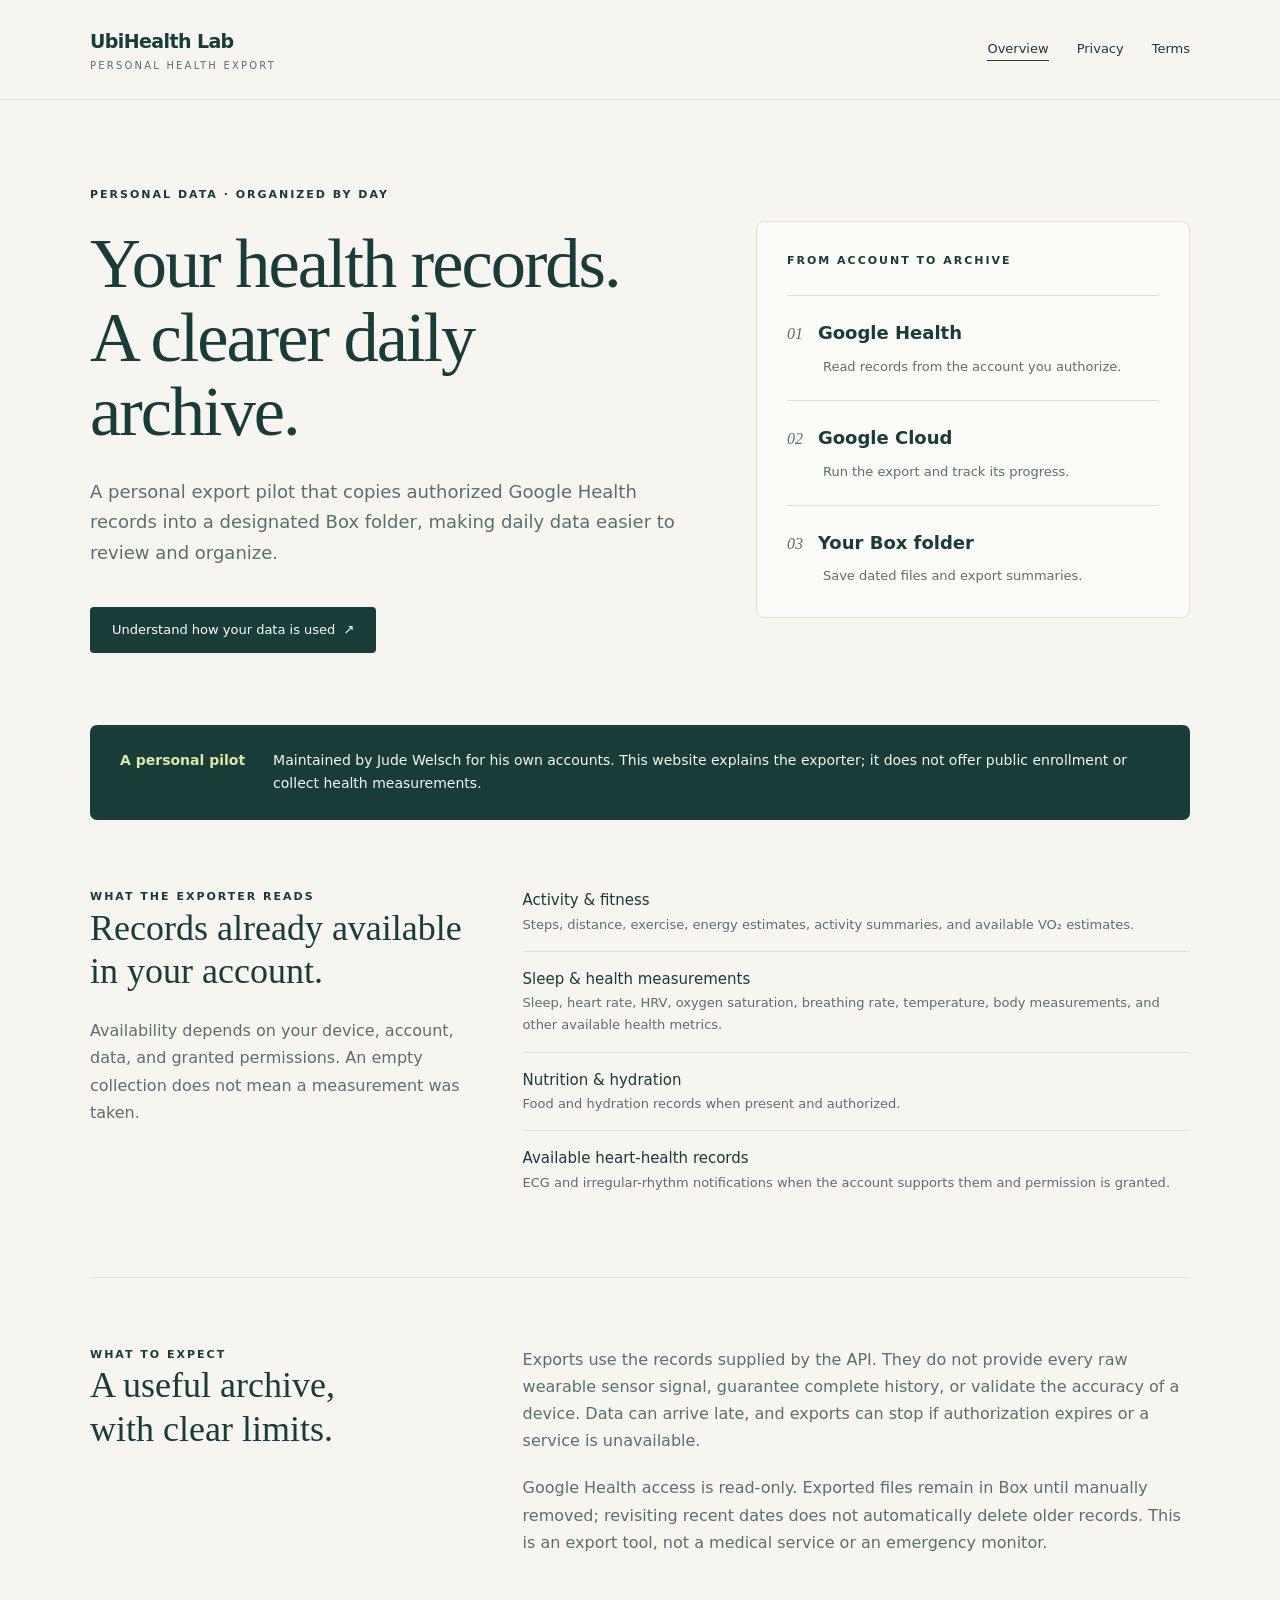
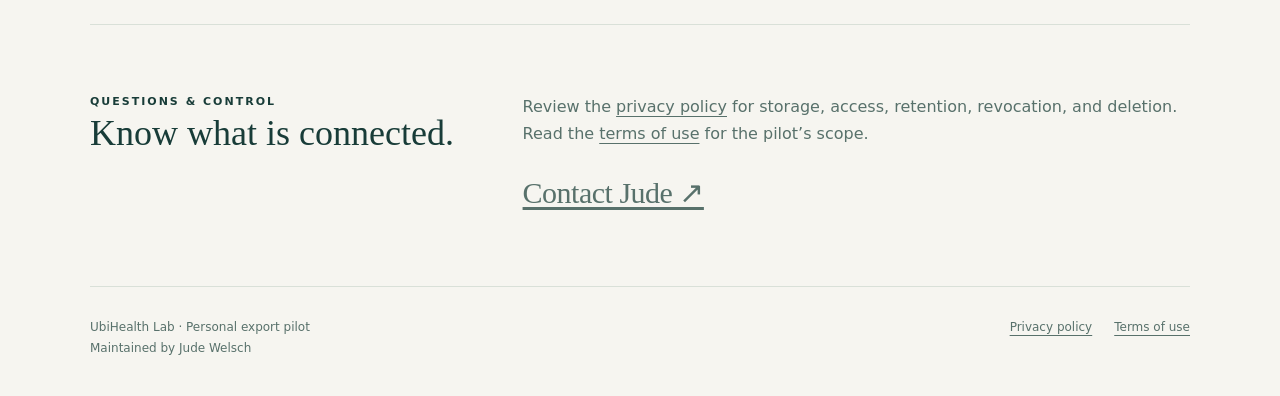
<file: index.html>
<!doctype html>
<html lang="en"><head><meta charset="utf-8"><meta name="viewport" content="width=device-width,initial-scale=1"><meta name="description" content="UbiHealth Lab personal export pilot: organize authorized Google Health records in Box. Learn what the app accesses and how data is handled."><meta name="robots" content="noindex,nofollow"><title>UbiHealth Lab | Personal Health Export</title><link rel="stylesheet" href="./style.css"><meta name="google-site-verification" content="ap1XX4kh4tejXdfx0wLo9pN8Yse-6-nOcvScnlMM3Ds" /></head>
<body><a class="skip" href="#main">Skip to content</a>
<header><div class="wrap nav"><a class="brand" href="./">UbiHealth Lab<span>Personal Health Export</span></a><nav aria-label="Main navigation"><a href="./" aria-current="page">Overview</a><a href="./privacy/">Privacy</a><a href="./terms/">Terms</a></nav></div></header>
<main id="main" class="wrap"><section class="hero"><div><div class="eyebrow">Personal data · Organized by day</div><h1>Your health records.<br>A clearer daily archive.</h1><p class="lead">A personal export pilot that copies authorized Google Health records into a designated Box folder, making daily data easier to review and organize.</p><a class="button" href="./privacy/">Understand how your data is used&nbsp; ↗</a></div><aside class="flow" aria-label="How the export works"><div class="eyebrow label">From account to archive</div><div class="flow-step"><span class="step-number">01</span><h2>Google Health</h2><p>Read records from the account you authorize.</p></div><div class="flow-step"><span class="step-number">02</span><h2>Google Cloud</h2><p>Run the export and track its progress.</p></div><div class="flow-step"><span class="step-number">03</span><h2>Your Box folder</h2><p>Save dated files and export summaries.</p></div></aside></section>
<div class="strip"><strong>A personal pilot</strong><span>Maintained by Jude Welsch for his own accounts. This website explains the exporter; it does not offer public enrollment or collect health measurements.</span></div>
<section class="section rows"><div><div class="eyebrow">What the exporter reads</div><h2>Records already available<br>in your account.</h2><p>Availability depends on your device, account, data, and granted permissions. An empty collection does not mean a measurement was taken.</p></div><ul class="data-list"><li>Activity &amp; fitness<span>Steps, distance, exercise, energy estimates, activity summaries, and available VO₂ estimates.</span></li><li>Sleep &amp; health measurements<span>Sleep, heart rate, HRV, oxygen saturation, breathing rate, temperature, body measurements, and other available health metrics.</span></li><li>Nutrition &amp; hydration<span>Food and hydration records when present and authorized.</span></li><li>Available heart-health records<span>ECG and irregular-rhythm notifications when the account supports them and permission is granted.</span></li></ul></section>
<section class="section rows"><div><div class="eyebrow">What to expect</div><h2>A useful archive,<br>with clear limits.</h2></div><div><p>Exports use the records supplied by the API. They do not provide every raw wearable sensor signal, guarantee complete history, or validate the accuracy of a device. Data can arrive late, and exports can stop if authorization expires or a service is unavailable.</p><p style="margin-top:20px">Google Health access is read-only. Exported files remain in Box until manually removed; revisiting recent dates does not automatically delete older records. This is an export tool, not a medical service or an emergency monitor.</p></div></section>
<section class="section rows"><div><div class="eyebrow">Questions &amp; control</div><h2>Know what is connected.</h2></div><div><p>Review the <a href="./privacy/">privacy policy</a> for storage, access, retention, revocation, and deletion. Read the <a href="./terms/">terms of use</a> for the pilot’s scope.</p><p style="margin-top:20px"><a class="contact" href="mailto:judewelsch@gmail.com">Contact Jude ↗</a></p></div></section></main>
<footer class="wrap footer"><p>UbiHealth Lab · Personal export pilot<br>Maintained by Jude Welsch</p><div class="footer-links"><a href="./privacy/">Privacy policy</a><a href="./terms/">Terms of use</a></div></footer></body></html>
</file>
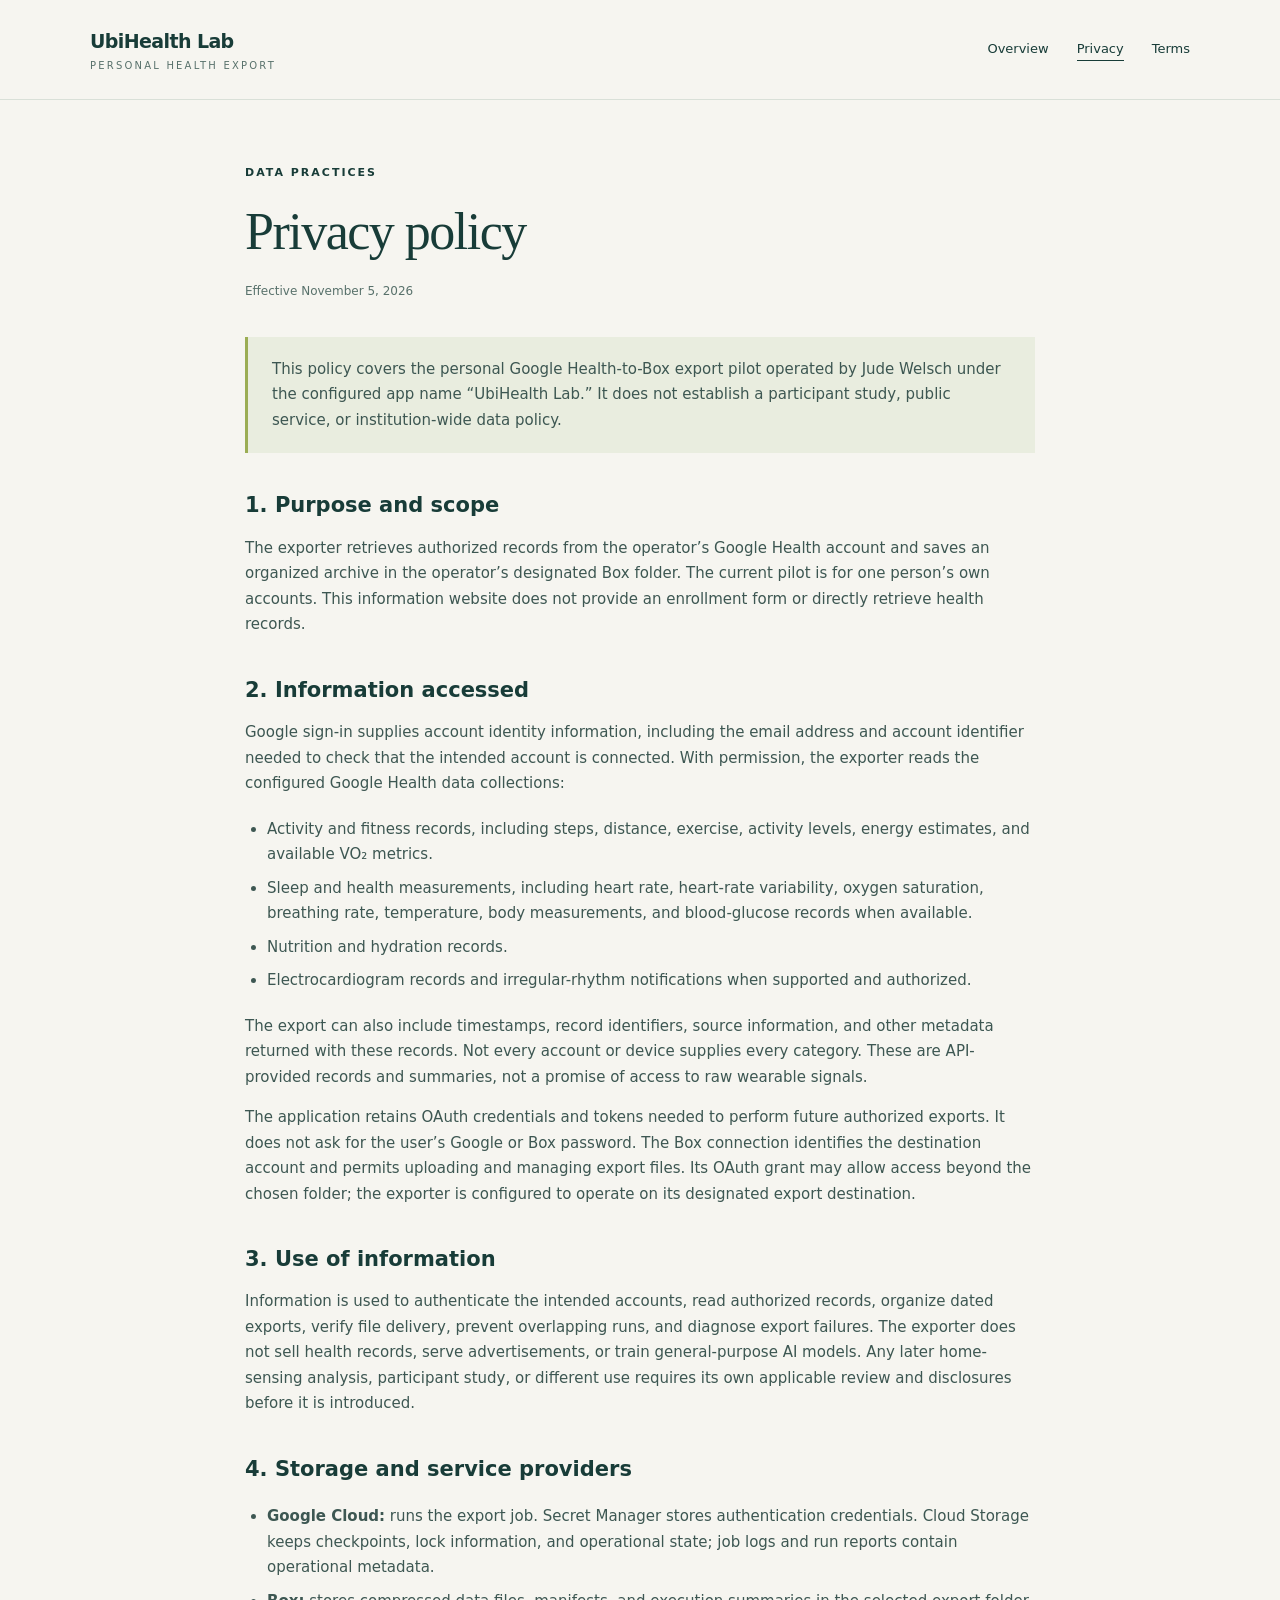
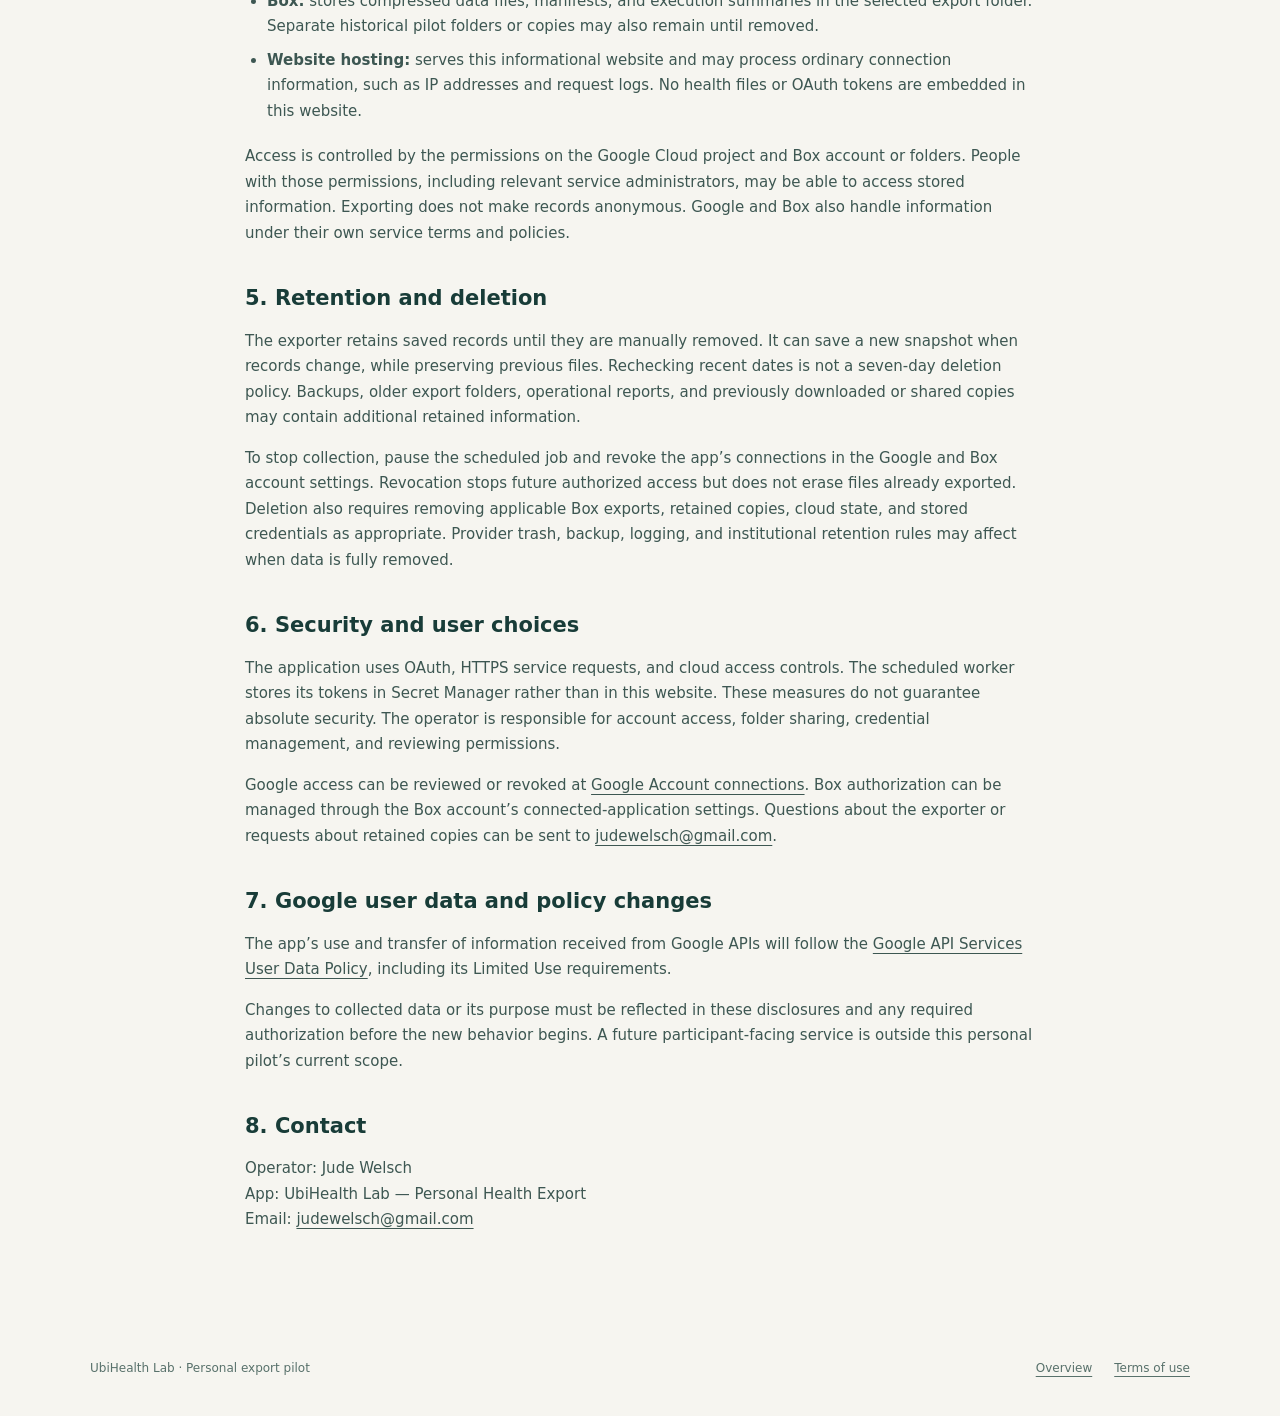
<file: privacy/index.html>
<!doctype html>
<html lang="en"><head><meta charset="utf-8"><meta name="viewport" content="width=device-width,initial-scale=1"><meta name="robots" content="noindex,nofollow"><meta name="description" content="Privacy policy for the UbiHealth Lab personal Google Health to Box exporter."><title>Privacy Policy | UbiHealth Lab</title><link rel="stylesheet" href="../style.css"></head><body><a class="skip" href="#main">Skip to content</a><header><div class="wrap nav"><a class="brand" href="../">UbiHealth Lab<span>Personal Health Export</span></a><nav aria-label="Main navigation"><a href="../">Overview</a><a href="../privacy/" aria-current="page">Privacy</a><a href="../terms/">Terms</a></nav></div></header>
<main id="main" class="wrap document"><div class="eyebrow">Data practices</div><h1>Privacy policy</h1><p class="meta">Effective November 5, 2026</p><p class="note">This policy covers the personal Google Health-to-Box export pilot operated by Jude Welsch under the configured app name “UbiHealth Lab.” It does not establish a participant study, public service, or institution-wide data policy.</p>
<h2>1. Purpose and scope</h2><p>The exporter retrieves authorized records from the operator’s Google Health account and saves an organized archive in the operator’s designated Box folder. The current pilot is for one person’s own accounts. This information website does not provide an enrollment form or directly retrieve health records.</p>
<h2>2. Information accessed</h2><p>Google sign-in supplies account identity information, including the email address and account identifier needed to check that the intended account is connected. With permission, the exporter reads the configured Google Health data collections:</p><ul><li>Activity and fitness records, including steps, distance, exercise, activity levels, energy estimates, and available VO₂ metrics.</li><li>Sleep and health measurements, including heart rate, heart-rate variability, oxygen saturation, breathing rate, temperature, body measurements, and blood-glucose records when available.</li><li>Nutrition and hydration records.</li><li>Electrocardiogram records and irregular-rhythm notifications when supported and authorized.</li></ul><p>The export can also include timestamps, record identifiers, source information, and other metadata returned with these records. Not every account or device supplies every category. These are API-provided records and summaries, not a promise of access to raw wearable signals.</p><p>The application retains OAuth credentials and tokens needed to perform future authorized exports. It does not ask for the user’s Google or Box password. The Box connection identifies the destination account and permits uploading and managing export files. Its OAuth grant may allow access beyond the chosen folder; the exporter is configured to operate on its designated export destination.</p>
<h2>3. Use of information</h2><p>Information is used to authenticate the intended accounts, read authorized records, organize dated exports, verify file delivery, prevent overlapping runs, and diagnose export failures. The exporter does not sell health records, serve advertisements, or train general-purpose AI models. Any later home-sensing analysis, participant study, or different use requires its own applicable review and disclosures before it is introduced.</p>
<h2>4. Storage and service providers</h2><ul><li><strong>Google Cloud:</strong> runs the export job. Secret Manager stores authentication credentials. Cloud Storage keeps checkpoints, lock information, and operational state; job logs and run reports contain operational metadata.</li><li><strong>Box:</strong> stores compressed data files, manifests, and execution summaries in the selected export folder. Separate historical pilot folders or copies may also remain until removed.</li><li><strong>Website hosting:</strong> serves this informational website and may process ordinary connection information, such as IP addresses and request logs. No health files or OAuth tokens are embedded in this website.</li></ul><p>Access is controlled by the permissions on the Google Cloud project and Box account or folders. People with those permissions, including relevant service administrators, may be able to access stored information. Exporting does not make records anonymous. Google and Box also handle information under their own service terms and policies.</p>
<h2>5. Retention and deletion</h2><p>The exporter retains saved records until they are manually removed. It can save a new snapshot when records change, while preserving previous files. Rechecking recent dates is not a seven-day deletion policy. Backups, older export folders, operational reports, and previously downloaded or shared copies may contain additional retained information.</p><p>To stop collection, pause the scheduled job and revoke the app’s connections in the Google and Box account settings. Revocation stops future authorized access but does not erase files already exported. Deletion also requires removing applicable Box exports, retained copies, cloud state, and stored credentials as appropriate. Provider trash, backup, logging, and institutional retention rules may affect when data is fully removed.</p>
<h2>6. Security and user choices</h2><p>The application uses OAuth, HTTPS service requests, and cloud access controls. The scheduled worker stores its tokens in Secret Manager rather than in this website. These measures do not guarantee absolute security. The operator is responsible for account access, folder sharing, credential management, and reviewing permissions.</p><p>Google access can be reviewed or revoked at <a href="https://myaccount.google.com/connections">Google Account connections</a>. Box authorization can be managed through the Box account’s connected-application settings. Questions about the exporter or requests about retained copies can be sent to <a href="mailto:judewelsch@gmail.com">judewelsch@gmail.com</a>.</p>
<h2>7. Google user data and policy changes</h2><p>The app’s use and transfer of information received from Google APIs will follow the <a href="https://developers.google.com/terms/api-services-user-data-policy">Google API Services User Data Policy</a>, including its Limited Use requirements.</p><p>Changes to collected data or its purpose must be reflected in these disclosures and any required authorization before the new behavior begins. A future participant-facing service is outside this personal pilot’s current scope.</p>
<h2>8. Contact</h2><p>Operator: Jude Welsch<br>App: UbiHealth Lab — Personal Health Export<br>Email: <a href="mailto:judewelsch@gmail.com">judewelsch@gmail.com</a></p></main><footer class="wrap footer"><p>UbiHealth Lab · Personal export pilot</p><div class="footer-links"><a href="../">Overview</a><a href="../terms/">Terms of use</a></div></footer></body></html>
</file>
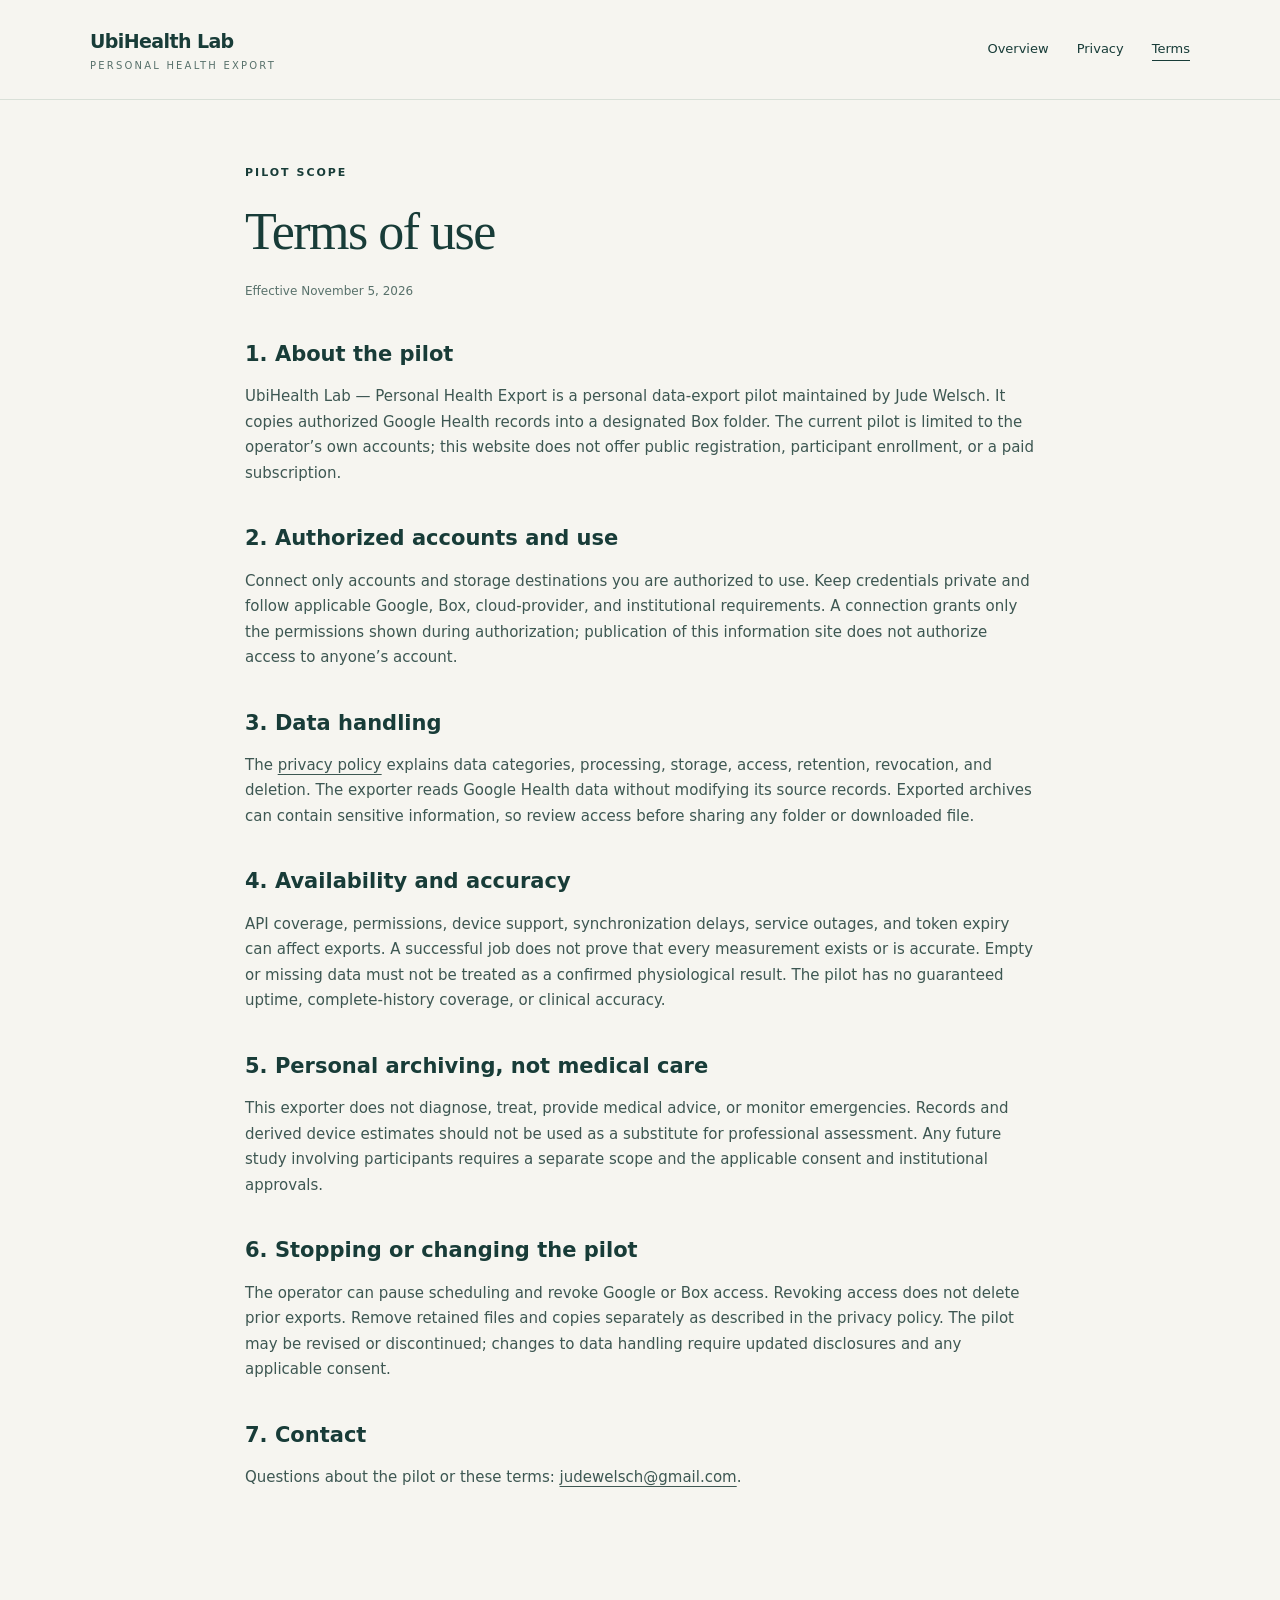
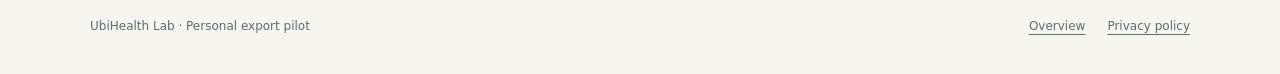
<file: terms/index.html>
<!doctype html>
<html lang="en"><head><meta charset="utf-8"><meta name="viewport" content="width=device-width,initial-scale=1"><meta name="robots" content="noindex,nofollow"><meta name="description" content="Terms of use for the UbiHealth Lab personal health export pilot."><title>Terms of Use | UbiHealth Lab</title><link rel="stylesheet" href="../style.css"></head><body><a class="skip" href="#main">Skip to content</a><header><div class="wrap nav"><a class="brand" href="../">UbiHealth Lab<span>Personal Health Export</span></a><nav aria-label="Main navigation"><a href="../">Overview</a><a href="../privacy/">Privacy</a><a href="../terms/" aria-current="page">Terms</a></nav></div></header>
<main id="main" class="wrap document"><div class="eyebrow">Pilot scope</div><h1>Terms of use</h1><p class="meta">Effective November 5, 2026</p>
<h2>1. About the pilot</h2><p>UbiHealth Lab — Personal Health Export is a personal data-export pilot maintained by Jude Welsch. It copies authorized Google Health records into a designated Box folder. The current pilot is limited to the operator’s own accounts; this website does not offer public registration, participant enrollment, or a paid subscription.</p>
<h2>2. Authorized accounts and use</h2><p>Connect only accounts and storage destinations you are authorized to use. Keep credentials private and follow applicable Google, Box, cloud-provider, and institutional requirements. A connection grants only the permissions shown during authorization; publication of this information site does not authorize access to anyone’s account.</p>
<h2>3. Data handling</h2><p>The <a href="../privacy/">privacy policy</a> explains data categories, processing, storage, access, retention, revocation, and deletion. The exporter reads Google Health data without modifying its source records. Exported archives can contain sensitive information, so review access before sharing any folder or downloaded file.</p>
<h2>4. Availability and accuracy</h2><p>API coverage, permissions, device support, synchronization delays, service outages, and token expiry can affect exports. A successful job does not prove that every measurement exists or is accurate. Empty or missing data must not be treated as a confirmed physiological result. The pilot has no guaranteed uptime, complete-history coverage, or clinical accuracy.</p>
<h2>5. Personal archiving, not medical care</h2><p>This exporter does not diagnose, treat, provide medical advice, or monitor emergencies. Records and derived device estimates should not be used as a substitute for professional assessment. Any future study involving participants requires a separate scope and the applicable consent and institutional approvals.</p>
<h2>6. Stopping or changing the pilot</h2><p>The operator can pause scheduling and revoke Google or Box access. Revoking access does not delete prior exports. Remove retained files and copies separately as described in the privacy policy. The pilot may be revised or discontinued; changes to data handling require updated disclosures and any applicable consent.</p>
<h2>7. Contact</h2><p>Questions about the pilot or these terms: <a href="mailto:judewelsch@gmail.com">judewelsch@gmail.com</a>.</p></main><footer class="wrap footer"><p>UbiHealth Lab · Personal export pilot</p><div class="footer-links"><a href="../">Overview</a><a href="../privacy/">Privacy policy</a></div></footer></body></html>
</file>
<file: style.css>
:root{--paper:#f6f5f0;--ink:#183c38;--muted:#58716b;--line:#d9e0d8;--accent:#dce8a5;--white:#fff;--serif:Georgia,'Times New Roman',serif;--sans:system-ui,-apple-system,BlinkMacSystemFont,'Segoe UI',sans-serif}*{box-sizing:border-box}html{scroll-behavior:smooth}body{margin:0;background:var(--paper);color:var(--ink);font-family:var(--sans);line-height:1.7}a{color:inherit;text-underline-offset:4px}a:hover{color:#48651b}a:focus-visible{outline:3px solid #7f952b;outline-offset:5px}.wrap{width:min(1100px,calc(100% - 48px));margin:auto}.review{background:#e9eddf;border-bottom:1px solid var(--line);font-size:12px;letter-spacing:.03em;padding:9px 24px;text-align:center}.skip{position:absolute;left:-9999px}.skip:focus{left:12px;top:12px;background:white;padding:10px;z-index:2}header{border-bottom:1px solid var(--line)}.nav{display:flex;justify-content:space-between;align-items:center;gap:28px;padding:25px 0}.brand{text-decoration:none;font-weight:650;font-size:19px;letter-spacing:-.6px}.brand span{display:block;font-size:10px;letter-spacing:2.2px;font-weight:500;text-transform:uppercase;color:var(--muted)}nav{display:flex;gap:28px;font-size:13px}nav a{text-decoration:none}nav [aria-current=page]{border-bottom:1px solid var(--ink)}.hero{padding:86px 0 72px;display:grid;grid-template-columns:1.35fr 1fr;gap:80px;align-items:center}.eyebrow{text-transform:uppercase;font-size:11px;letter-spacing:2px;font-weight:650}.hero h1{font-family:var(--serif);font-size:clamp(44px,5.5vw,72px);font-weight:400;line-height:1.05;letter-spacing:-2px;margin:22px 0 28px}.lead{font-size:18px;line-height:1.7;color:var(--muted);max-width:590px}.button{display:inline-block;background:var(--ink);color:white;text-decoration:none;padding:12px 22px;border-radius:4px;font-size:13px;margin-top:20px}.button:hover{background:#2b544d;color:#fff}.flow{border:1px solid var(--line);padding:30px;border-radius:8px;background:#fbfcf7}.flow .label{margin-bottom:25px}.flow-step{padding:22px 0;border-top:1px solid var(--line)}.flow-step:last-child{padding-bottom:0}.step-number{font-family:var(--serif);font-style:italic;color:var(--muted);margin-right:15px}.flow h2{display:inline;font-size:18px;font-weight:550}.flow p{font-size:13px;color:var(--muted);margin:7px 0 0 36px}.strip{background:var(--ink);color:#f5f7ec;border-radius:7px;display:flex;gap:28px;padding:24px 30px;font-size:14px}.strip strong{white-space:nowrap;color:var(--accent)}.section{padding:68px 0;border-bottom:1px solid var(--line)}.section h2,.document h1{font-family:var(--serif);font-size:36px;font-weight:400;line-height:1.2;margin:0 0 24px}.rows{display:grid;grid-template-columns:1fr 1.7fr;gap:40px}.rows p{margin:0;color:var(--muted)}.data-list{list-style:none;padding:0;margin:0}.data-list li{padding:15px 0;border-bottom:1px solid var(--line);font-size:15px}.data-list li:first-child{padding-top:0}.data-list li:last-child{border:0}.data-list span{display:block;font-size:13px;color:var(--muted)}.document{max-width:790px;padding:64px 0 80px}.document h1{font-size:52px;letter-spacing:-1.5px;margin:18px 0}.document h2{font-size:21px;margin:38px 0 12px;line-height:1.4;font-weight:600}.document p,.document li{color:#3d5752;font-size:15px}.document .meta{font-size:12px;color:var(--muted);margin-bottom:35px}.document ul,.document ol{padding-left:22px}.document li{padding:4px 0}.note{background:#e9eddf;padding:20px 24px;border-left:3px solid #9bad54}.contact{font-family:var(--serif);font-size:30px;letter-spacing:-.5px}.footer{padding:30px 0 38px;display:flex;justify-content:space-between;gap:25px;font-size:12px;color:var(--muted)}.footer p{margin:0}.footer-links{display:flex;gap:22px}@media(max-width:760px){.wrap{width:calc(100% - 36px)}.nav{align-items:flex-start;gap:20px}.brand{font-size:17px}nav{gap:16px;font-size:12px}.hero{padding:50px 0;grid-template-columns:1fr;gap:35px}.hero h1{letter-spacing:-1.5px}.lead{font-size:16px}.strip{display:block;padding:22px}.strip strong{display:block;margin-bottom:6px}.rows{grid-template-columns:1fr;gap:22px}.section{padding:44px 0}.document{padding:42px 0 60px}.document h1{font-size:42px}.footer{flex-direction:column}.review{font-size:11px}}@media(prefers-reduced-motion:reduce){html{scroll-behavior:auto}}
</file>
